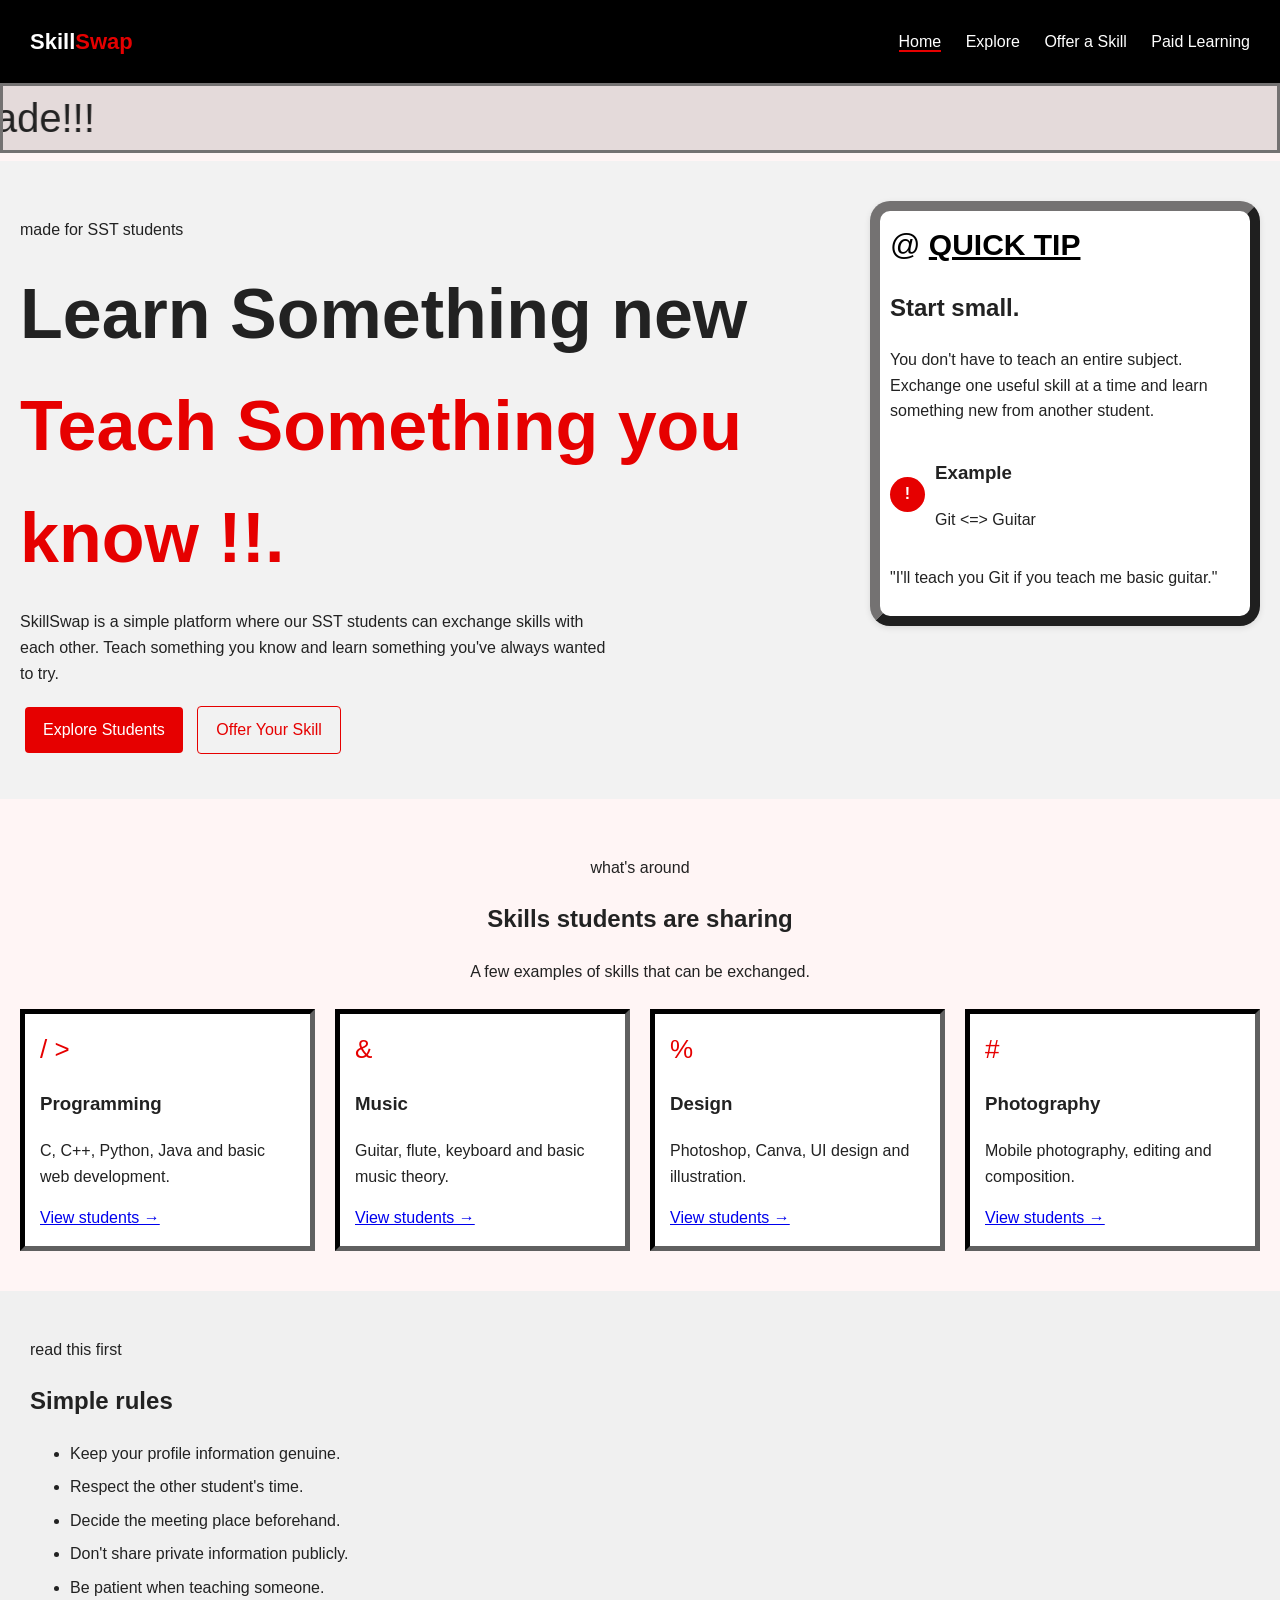
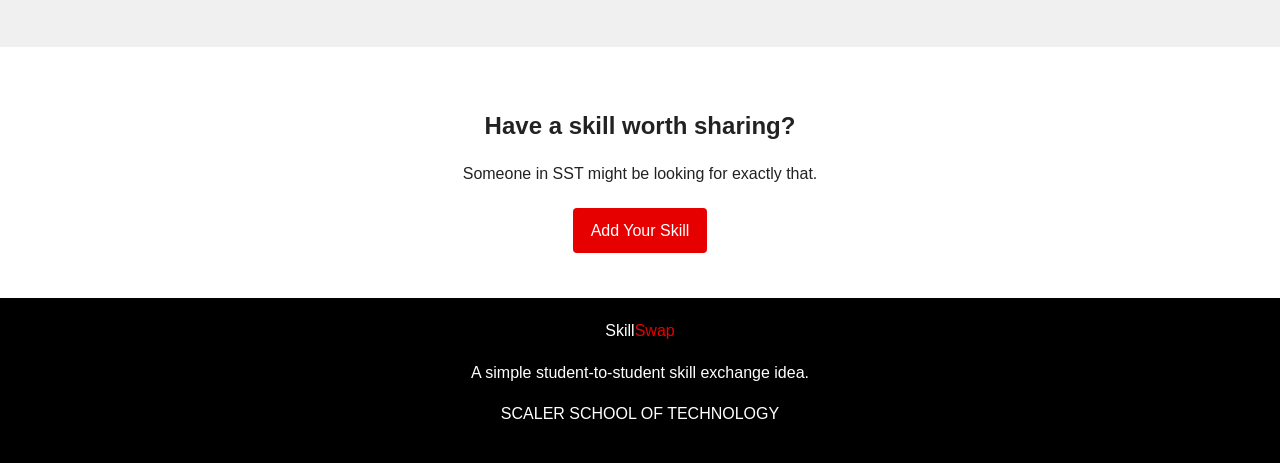
<file: index.html>
<!DOCTYPE html>
<html lang="en">

<head>
    <meta charset="UTF-8">
    <meta name="viewport" content="width=device-width, initial-scale=1.0">
    <title>SkillSwap | Student Skill Exchange</title>
    <link rel="stylesheet" href="style.css">
</head>

<body>
    <header class="site-header">
        <div class="logo">Skill<span>Swap</span></div>
        <nav class="navigation"> <a href="index.html" class="active">Home</a> <a href="explore.html">Explore</a> <a
                href="offer.html">Offer a Skill</a>  <a href="sell.html">Paid Learning</a></nav>
    </header>
    <main>
        <marquee direction="right"> Teach, Learn & Upgrade!!! </marquee>
        <section class="hero">
            <div class="hero-text">
                <p class="small-title">made for SST students</p>
                <h1> Learn Something new<br> <span>Teach Something you know !!.</span> </h1>
                <p class="intro"> SkillSwap is a simple platform where our SST students can exchange skills with each
                    other. Teach something you know and learn something you've always wanted to try. </p>
                <div class="hero-links"> <a href="explore.html" class="button">Explore Students</a> <a href="offer.html"
                        class="button outline">Offer Your Skill</a> </div>
            </div>
            <aside class="exchange-box">
                <div class="exchange-icon">@ <u><b>QUICK TIP</b></u></div>
                <h2>Start small.</h2>
                <p> You don't have to teach an entire subject. Exchange one useful skill at a time and learn something
                    new from another student. </p>
                <div class="exchange-person">
                    <div class="avatar">!</div>
                    <div>
                        <h3>Example</h3>
                        <p>Git <=> Guitar</p>
                    </div>
                </div>
                <p class="match-text"> "I'll teach you Git if you teach me basic guitar." </p>
            </aside>
        </section>
        <section class="section">
            <div class="section-title">
                <p class="small-title">what's around</p>
                <h2>Skills students are sharing</h2>
                <p>A few examples of skills that can be exchanged.</p>
            </div>
            <div class="skill-grid">
                <article class="skill-card">
                    <div class="skill-symbol">/ ></div>
                    <h3>Programming</h3>
                    <p>C, C++, Python, Java and basic web development.</p> <a href="explore.html">View students →</a>
                </article>
                <article class="skill-card">
                    <div class="skill-symbol">&</div>
                    <h3>Music</h3>
                    <p>Guitar, flute, keyboard and basic music theory.</p> <a href="explore.html">View students →</a>
                </article>
                <article class="skill-card">
                    <div class="skill-symbol">%</div>
                    <h3>Design</h3>
                    <p>Photoshop, Canva, UI design and illustration.</p> <a href="explore.html">View students →</a>
                </article>
                <article class="skill-card">
                    <div class="skill-symbol">#</div>
                    <h3>Photography</h3>
                    <p>Mobile photography, editing and composition.</p> <a href="explore.html">View students →</a>
                </article>
            </div>
        </section>
        <section class="rules-section">
            <div>
                <p class="small-title">read this first</p>
                <h2>Simple rules</h2>
            </div>
            <ul class="rules">
                <li>Keep your profile information genuine.</li>
                <li>Respect the other student's time.</li>
                <li>Decide the meeting place beforehand.</li>
                <li>Don't share private information publicly.</li>
                <li>Be patient when teaching someone.</li>
            </ul>
        </section>
        <section class="home-cta">
            <h2>Have a skill worth sharing?</h2>
            <p>Someone in SST might be looking for exactly that.</p> <a href="offer.html" class="button">Add Your
                Skill</a>
        </section>
    </main>
    <footer>
        <div class="footer-content">
            <div class="logo">Skill<span>Swap</span></div>
            <p>A simple student-to-student skill exchange idea.</p>
        </div>
        <p class="copyright">SCALER SCHOOL OF TECHNOLOGY</p>
    </footer>
</body>

</html>
</file>
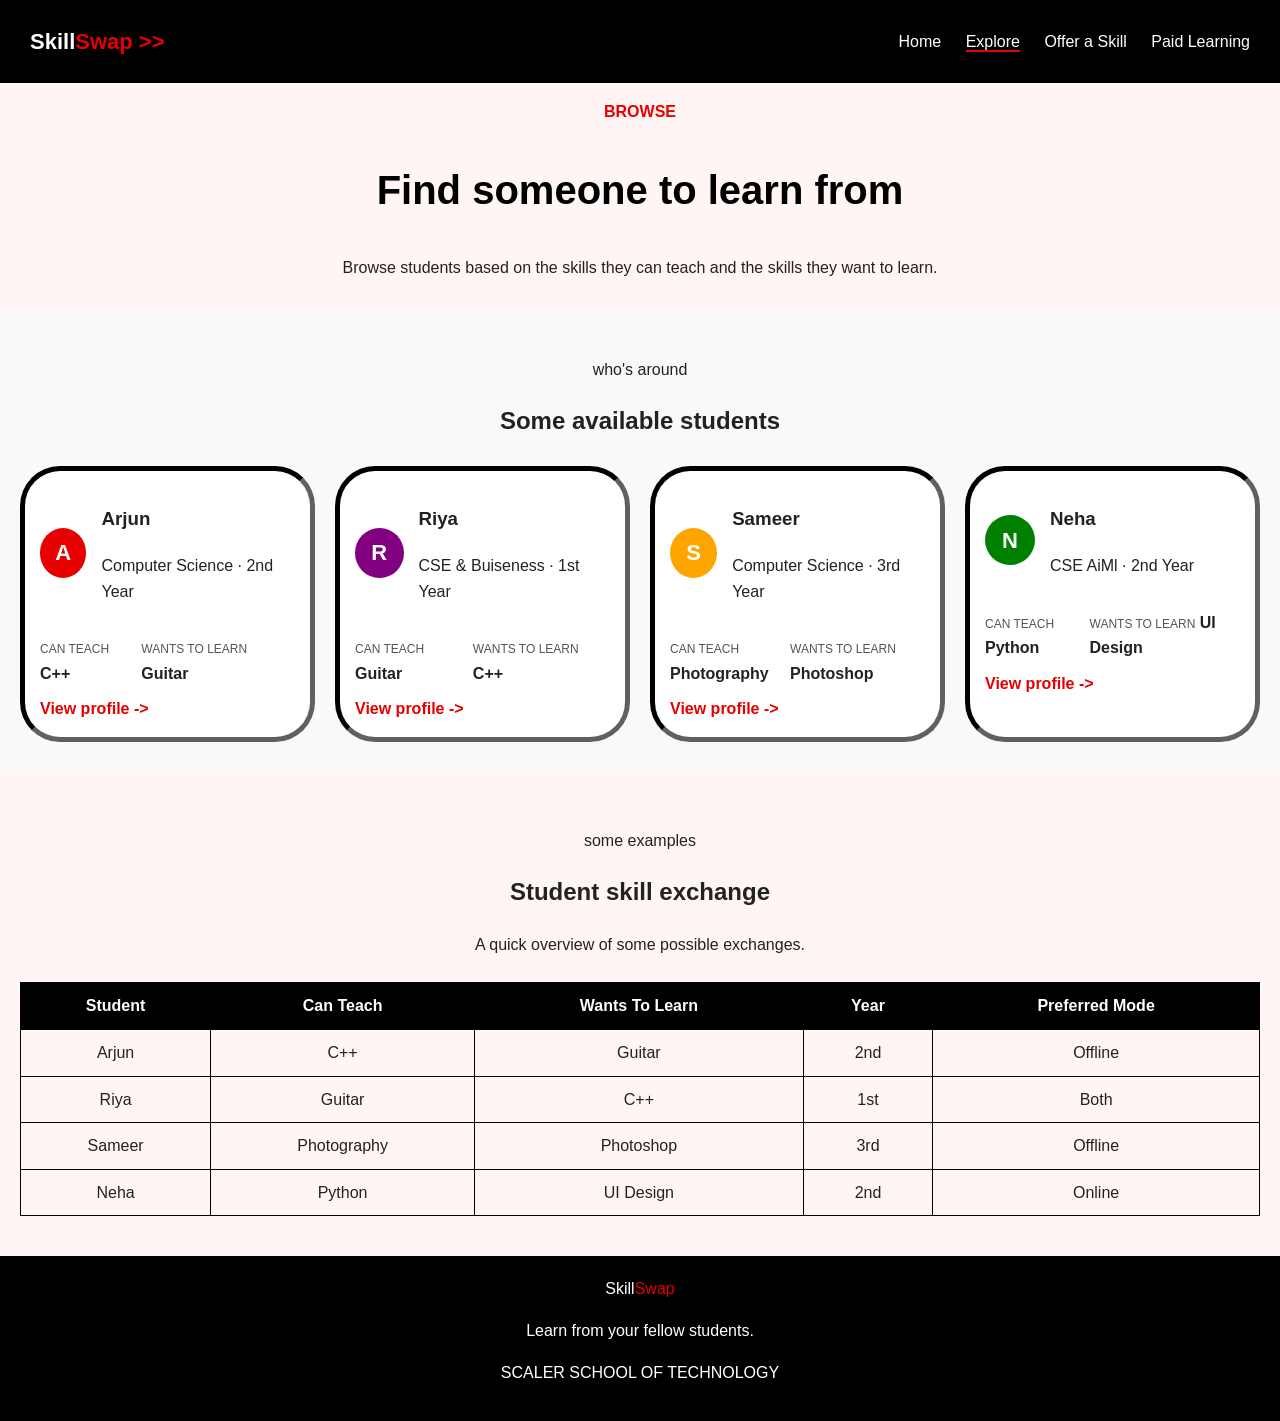
<file: explore.html>
<!DOCTYPE html>
<html lang="en">
<head>
    <meta charset="UTF-8">
    <meta name="viewport" content="width=device-width, initial-scale=1.0">
    <title>Explore Students | SkillSwap</title>
    <link rel="stylesheet" href="style.css">
</head>
<body>
<header class="site-header">
        <div class="logo">Skill<span>Swap >> </span></div>
        <nav class="navigation">
            <a href="index.html">Home</a>
            <a href="explore.html" class="active">Explore</a>
            <a href="offer.html">Offer a Skill</a>
             <a href="sell.html">Paid Learning</a>
        </nav>
    </header>
<main>
        <section class="page-heading">
            <p class="small-title">browse</p>
            <h1>Find someone to learn from</h1>
            <p>
                Browse students based on the skills they can teach
                and the skills they want to learn.
            </p>
        </section>
 <section class="section light-section" id="students">
            <div class="section-title">
                <p class="small-title">who's around</p>
                <h2>Some available students</h2>
            </div>

            <div class="student-grid">
     <article class="student-card">
                    <div class="student-header">
                        <div class="large-avatar">A</div>
                        <div>
                            <h3>Arjun</h3>
                            <p>Computer Science · 2nd Year</p>
                        </div>
                    </div>
                    <div class="student-skills">
                        <div>
                            <span>CAN TEACH</span>
                            <strong>C++</strong>
                        </div>
                        <div>
                            <span>WANTS TO LEARN</span>
                            <strong>Guitar</strong>
                        </div>
                    </div>
                    <a href="#" class="profile-link">View profile -&gt;</a>
                </article>

                <article class="student-card">
                    <div class="student-header">
                        <div class="large-avatar purple">R</div>
                        <div>
                            <h3>Riya</h3>
                            <p>CSE & Buiseness · 1st Year</p>
                        </div>
                    </div>
                    <div class="student-skills">
                        <div>
                            <span>CAN TEACH</span>
                            <strong>Guitar</strong>
                        </div>
                        <div>
                            <span>WANTS TO LEARN</span>
                            <strong>C++</strong>
                        </div>
                    </div>
                    <a href="#" class="profile-link">View profile -&gt;</a>
                </article>

                <article class="student-card">
                    <div class="student-header">
                        <div class="large-avatar orange">S</div>
                        <div>
                            <h3>Sameer</h3>
                            <p>Computer Science · 3rd Year</p>
                        </div>
                    </div>
                    <div class="student-skills">
                        <div>
                            <span>CAN TEACH</span>
                            <strong>Photography</strong>
                        </div>
                        <div>
                            <span>WANTS TO LEARN</span>
                            <strong>Photoshop</strong>
                        </div>
                    </div>
                    <a href="#" class="profile-link">View profile -&gt;</a>
                </article>

                <article class="student-card">
                    <div class="student-header">
                        <div class="large-avatar green">N</div>
                        <div>
                            <h3>Neha</h3>
                            <p>CSE AiMl · 2nd Year</p>
                        </div>
                    </div>
                    <div class="student-skills">
                        <div>
                            <span>CAN TEACH</span>
                            <strong>Python</strong>
                        </div>
                        <div>
                            <span>WANTS TO LEARN</span>
                            <strong>UI Design</strong>
                        </div>
                    </div>
                    <a href="#" class="profile-link">View profile -&gt;</a>
                </article>

            </div>
        </section>
    <section class="section">
            <div class="section-title">
                <p class="small-title">some examples</p>
                <h2>Student skill exchange</h2>
                <p>A quick overview of some possible exchanges.</p>
            </div>

            <div class="table-container">
                <table>
                    <thead>
                        <tr>
                            <th>Student</th>
                            <th>Can Teach</th>
                            <th>Wants To Learn</th>
                            <th>Year</th>
                            <th>Preferred Mode</th>
                        </tr>
                    </thead>
                    <tbody>
                        <tr>
                            <td>Arjun</td>
                            <td>C++</td>
                            <td>Guitar</td>
                            <td>2nd</td>
                            <td>Offline</td>
                        </tr>
                        <tr>
                            <td>Riya</td>
                            <td>Guitar</td>
                            <td>C++</td>
                            <td>1st</td>
                            <td>Both</td>
                        </tr>
                        <tr>
                            <td>Sameer</td>
                            <td>Photography</td>
                            <td>Photoshop</td>
                            <td>3rd</td>
                            <td>Offline</td>
                        </tr>
                        <tr>
                            <td>Neha</td>
                            <td>Python</td>
                            <td>UI Design</td>
                            <td>2nd</td>
                            <td>Online</td>
                        </tr>
                    </tbody>
                </table>
            </div>
        </section>

    </main>
    <footer>
        <div class="footer-content">
            <div class="logo">Skill<span>Swap</span></div>
            <p>Learn from your fellow students.</p>
        </div>
        <p class="copyright">SCALER SCHOOL OF TECHNOLOGY</p>
    </footer>

</body>
</html>
</file>
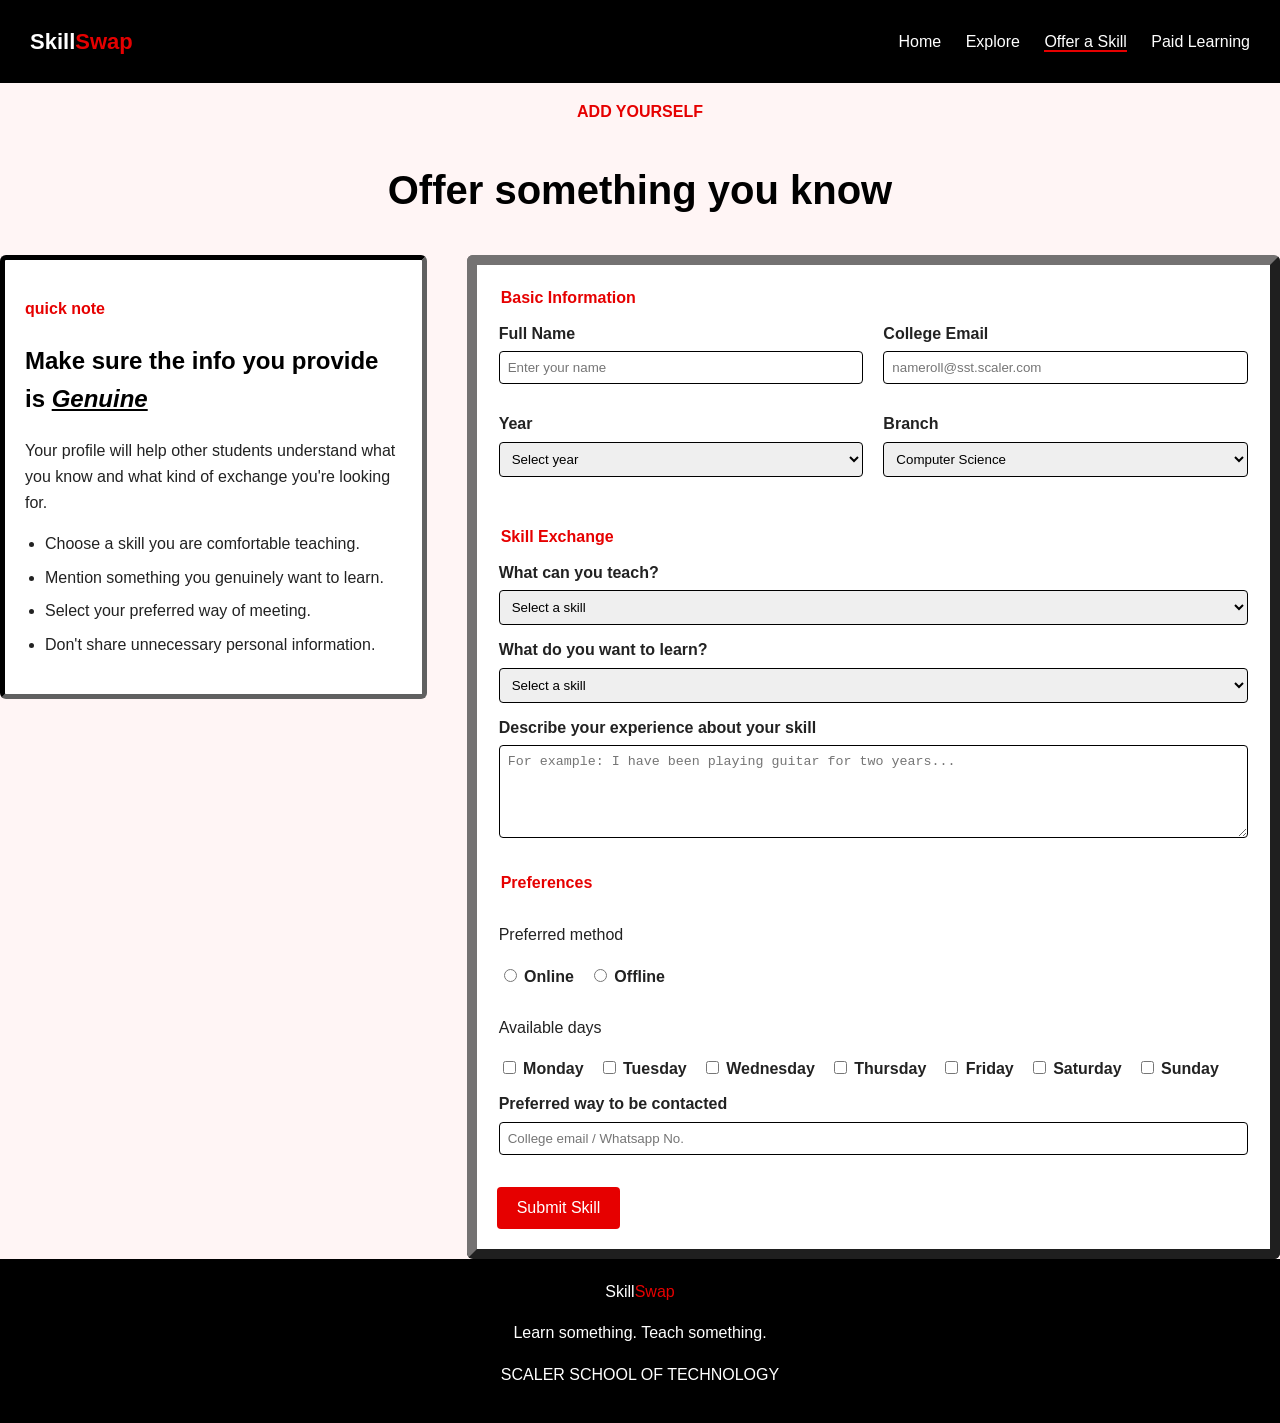
<file: offer.html>
<!DOCTYPE html>
<html lang="en">
<head>
    <meta charset="UTF-8">
    <meta name="viewport" content="width=device-width, initial-scale=1.0">
    <title>Offer Your Skill | SkillSwap</title>
    <link rel="stylesheet" href="style.css">
</head>
<body>

    <header class="site-header">
        <div class="logo">Skill<span>Swap</span></div>
        <nav class="navigation">
            <a href="index.html">Home</a>
            <a href="explore.html">Explore</a>
            <a href="offer.html" class="active">Offer a Skill</a>
             <a href="sell.html">Paid Learning</a>
        </nav>
    </header>

    <main>
        <section class="page-heading">
            <p class="small-title">add yourself</p>
            <h1>Offer something you know</h1>
        </section>

        <section class="form-section">

            <div class="form-info">
                <p class="small-title">quick note</p>
                <h2>Make sure the info you provide is <u><em>Genuine</em></u></h2>
                <p>
                    Your profile will help other students understand what you know
                    and what kind of exchange you're looking for.
                </p>

                <ul class="form-tips">
                    <li>Choose a skill you are comfortable teaching.</li>
                    <li>Mention something you genuinely want to learn.</li>
                    <li>Select your preferred way of meeting.</li>
                    <li>Don't share unnecessary personal information.</li>
                </ul>
            </div>

            <form class="skill-form">

                <fieldset>
                    <legend>Basic Information</legend>

                    <div class="form-row">
                        <div class="form-group">
                            <label for="name">Full Name</label>
                            <input type="text" id="name" name="name" placeholder="Enter your name" required>
                        </div>
                        <div class="form-group">
                            <label for="email">College Email</label>
                            <input type="email" id="email" name="email" placeholder="nameroll@sst.scaler.com" required>
                        </div>
                    </div>

                    <div class="form-row">
                        <div class="form-group">
                            <label for="year">Year</label>
                            <select id="year" name="year">
                                <option value="">Select year</option>
                                <option>1st Year</option>
                                <option>2nd Year</option>
                                <option>3rd Year</option>
                                <option>4th Year</option>
                            </select>
                        </div>
                        <div class="form-group">
                            <label for="branch">Branch</label>
                            <select id="branch" name="Branch">
                                <option>Computer Science</option>
                                <option>CSE AiMl</option>
                                <option>CSE & Buiseness</option>
                            </select>
                        </div>
                    </div>
                </fieldset>

                <fieldset>
                    <legend>Skill Exchange</legend>

                    <div class="form-group">
                        <label for="teach">What can you teach?</label>
                        <select id="teach" name="teach">
                            <option value="">Select a skill</option>
                            <option>C / C++</option>
                            <option>Python</option>
                            <option>Web Development</option>
                            <option>Flute</option>
                            <option>Guitar</option>
                            <option>Photography</option>
                            <option>Graphic Design</option>
                            <option>Video Editing</option>
                            <option>Other</option>
                        </select>
                    </div>

                    <div class="form-group">
                        <label for="learn">What do you want to learn?</label>
                        <select id="learn" name="learn">
                            <option value="">Select a skill</option>
                            <option>C / C++</option>
                            <option>Python</option>
                            <option>Web Development</option>
                            <option>Flute</option>
                            <option>Guitar</option>
                            <option>Photography</option>
                            <option>Graphic Design</option>
                            <option>Video Editing</option>
                            <option>Other</option>
                        </select>
                    </div>

                    <div class="form-group">
                        <label for="description">Describe your experience about your skill</label>
                        <textarea id="description" name="description" rows="5"
                            placeholder="For example: I have been playing guitar for two years..."></textarea>
                    </div>
                </fieldset>

                <fieldset>
                    <legend>Preferences</legend>

                    <div class="form-group">
                        <p class="form-label">Preferred method</p>
                        <div class="radio-group">
                            <label><input type="radio" name="mode" value="online"> Online</label>
                            <label><input type="radio" name="mode" value="offline"> Offline</label>
                        </div>
                    </div>

                    <div class="form-group">
                        <p class="form-label">Available days</p>
                        <div class="checkbox-group">
                            <label><input type="checkbox" name="day" value="Monday"> Monday</label>
                            <label><input type="checkbox" name="day" value="Tuesday"> Tuesday</label>
                            <label><input type="checkbox" name="day" value="Wednesday"> Wednesday</label>
                            <label><input type="checkbox" name="day" value="Thursday"> Thursday</label>
                            <label><input type="checkbox" name="day" value="Friday"> Friday</label>
                            <label><input type="checkbox" name="day" value="Saturday"> Saturday</label>
                            <label><input type="checkbox" name="day" value="Sunday"> Sunday</label>
                        </div>
                    </div>

                    <div class="form-group">
                        <label for="contact">Preferred way to be contacted</label>
                        <input type="text" id="contact" name="contact" placeholder="College email / Whatsapp No.">
                    </div>
                </fieldset>

                <button type="submit" class="submit-button">Submit Skill</button>

            </form>
        </section>

    </main>

    <footer>
        <div class="footer-content">
            <div class="logo">Skill<span>Swap</span></div>
            <p>Learn something. Teach something.</p>
        </div>
        <p class="copyright">SCALER SCHOOL OF TECHNOLOGY</p>
    </footer>
<script src="script.js"></script>
</body>
</html>
</file>
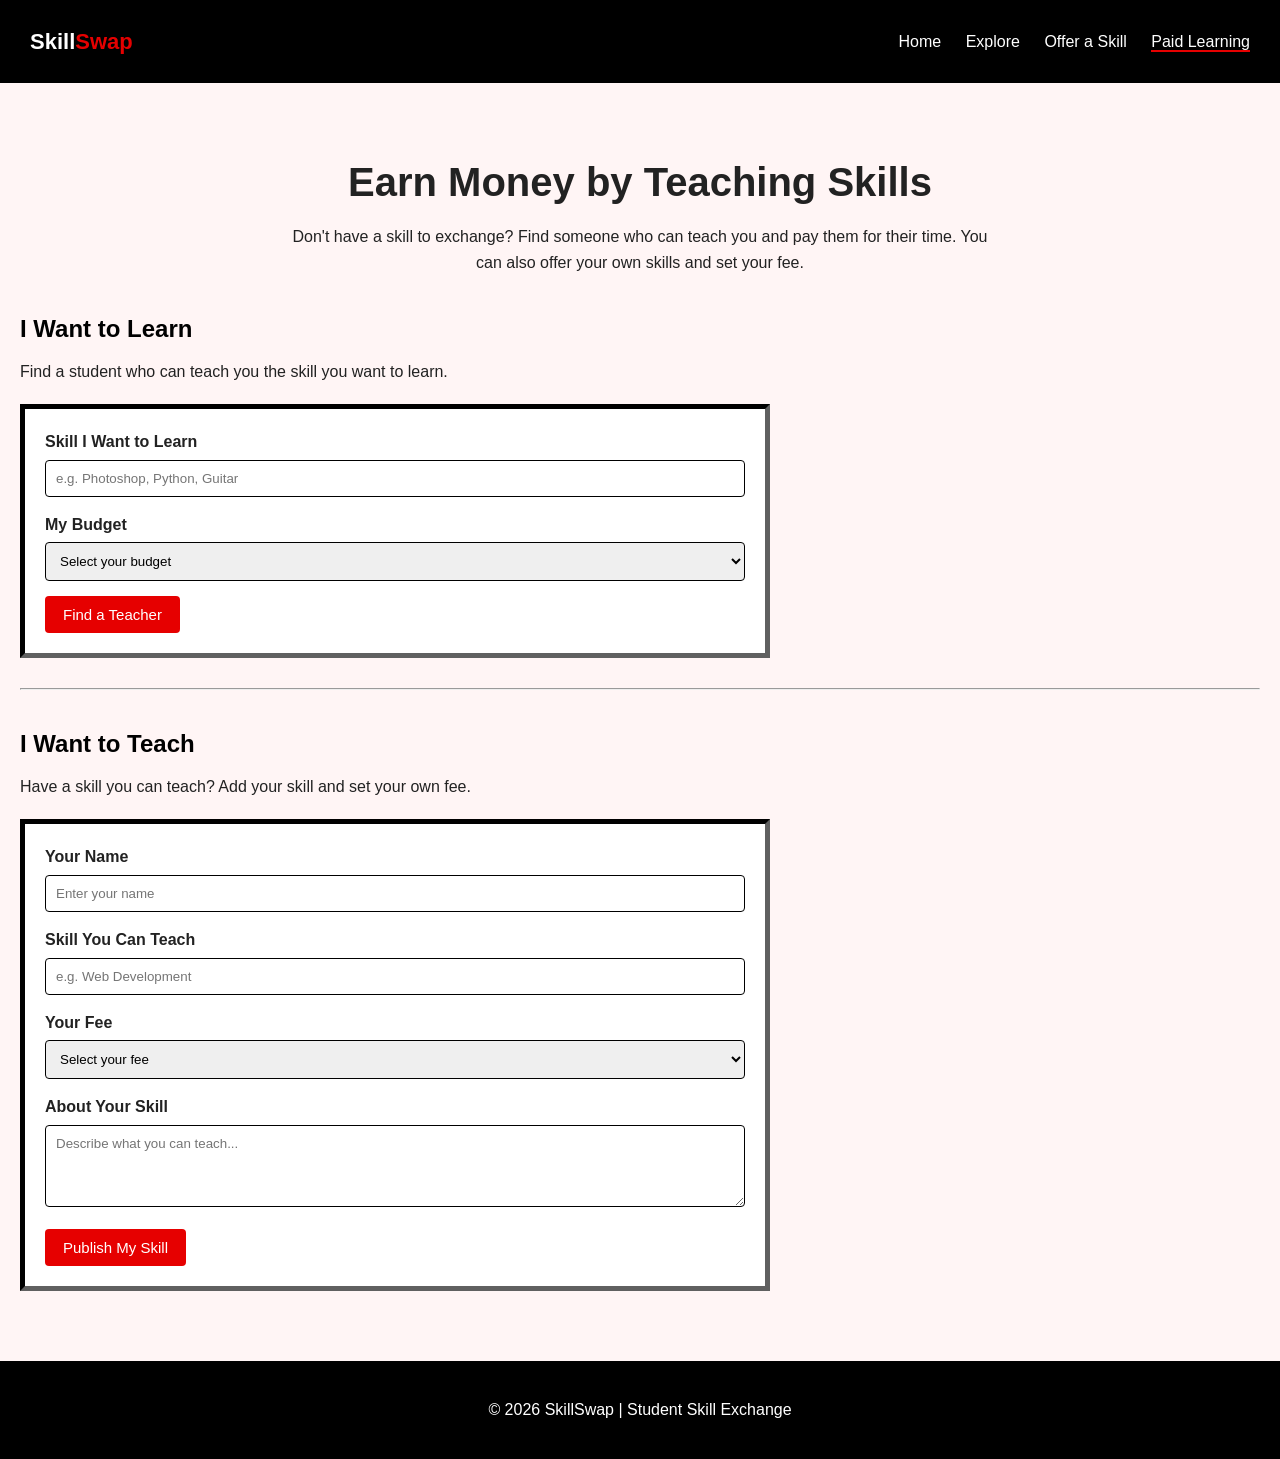
<file: sell.html>
<!DOCTYPE html>
<html lang="en">

<head>
    <meta charset="UTF-8">
    <meta name="viewport" content="width=device-width, initial-scale=1.0">
    <title>Paid Learning | SkillSwap</title>
    <link rel="stylesheet" href="style.css">
</head>

<body>
    <header class="site-header">
        <div class="logo"> Skill<span>Swap</span> </div>
        <nav class="navigation"> <a href="index.html">Home</a> <a href="explore.html">Explore</a> <a
                href="offer.html">Offer a Skill</a> <a href="sell.html" class="active">Paid Learning</a> </nav>
    </header>
    <main class="paid-learning">
        <h1>Earn Money by Teaching Skills</h1>
        <p> Don't have a skill to exchange? Find someone who can teach you and pay them for their time. You can also
            offer your own skills and set your fee. </p>
        <h2>I Want to Learn</h2>
        <p> Find a student who can teach you the skill you want to learn. </p>
        <form action="#" method="post"> <label for="learn-skill"> Skill I Want to Learn </label> <input type="text"
                id="learn-skill" name="learn-skill" placeholder="e.g. Photoshop, Python, Guitar" required> <label
                for="budget"> My Budget </label> <select id="budget" name="budget" required>
                <option value=""> Select your budget </option>
                <option value="100"> ₹100 / week </option>
                <option value="200"> ₹200 / week </option>
                <option value="300"> ₹300 / week </option>
                <option value="500"> ₹500 / week </option>
                <option value="any"> Any price </option>
            </select> <button type="submit"> Find a Teacher </button> </form>
        <hr>
        <h2>I Want to Teach</h2>
        <p> Have a skill you can teach? Add your skill and set your own fee. </p>
        <form action="#" method="post"> <label for="teacher-name"> Your Name </label> <input type="text"
                id="teacher-name" name="teacher-name" placeholder="Enter your name" required> <label for="teach-skill">
                Skill You Can Teach </label> <input type="text" id="teach-skill" name="teach-skill"
                placeholder="e.g. Web Development" required> <label for="fee"> Your Fee </label> <select id="fee"
                name="fee" required>
                <option value=""> Select your fee </option>
                <option value="100"> ₹100 / week </option>
                <option value="200"> ₹200 / week </option>
                <option value="300"> ₹300 / week </option>
                <option value="500"> ₹500 / week </option>
            </select> <label for="description"> About Your Skill </label> <textarea id="description" name="description"
                rows="4" placeholder="Describe what you can teach..." required></textarea> <button type="submit">
                Publish My Skill </button> </form>
   
    </main>
    <footer class="site-footer">
        <p> © 2026 SkillSwap | Student Skill Exchange </p>
    </footer>
</body>

</html>
</file>
<file: style.css>
body {
  margin: 0;
  font-family: Arial, sans-serif;
  background: #fff5f5;
  color: #222;
  line-height: 1.6;
}

marquee {
  font-size: 40px;
  border: 3px solid #747272;
  font-family: Impact, Haettenschweiler, 'Arial Narrow Bold', sans-serif;
  background:#e4dada;
}

.site-header {
  position: sticky;
  background: #000;
  color: #fff;
  padding: 24px 30px;
  display: flex;
  justify-content: space-between;
  align-items: center;
}

.site-header .logo {
  font-size: 22px;
  font-weight: bold;
}

.site-header .logo span {
  color: #e60000;
}

.navigation a {
  color: #fff;
  text-decoration: none;
  margin-left: 20px;
}

.navigation a:hover {
  color: #e60000;
}

.navigation a.active {
  border-bottom: 2px solid #e60000;
}

.hero {
  display: flex;
  justify-content: space-between;
  align-items: flex-start;
  padding: 40px 20px;
  background: #f2f2f2;
}

.hero-text {
  flex: 2;
  padding-right: 30px;
  margin: 0;
}

.hero h1 {
  font-size: 70px;
  margin: 5px 0 15px 0;
}

.hero span {
  color: #e60000;
}

.hero .intro {
  max-width: 600px;
  margin: 0 0 15px 0;
}

.hero-links {
  margin-top: 10px;
}

.button {
  display: inline-block;
  padding: 10px 18px;
  margin: 5px;
  background: #e60000;
  color: #fff;
  text-decoration: none;
  border-radius: 4px;
}

.button:hover {
  background: #990000;
}

.button.outline {
  background: transparent;
  border: 1px solid #e60000;
  color: #e60000;
}

.button.outline:hover {
  background: #e60000;
  color: #fff;
}

.exchange-box {
  flex: 1;
  background: #fff;
  border: 10px outset #747272;
  padding: 10px;
  max-width: 350px;
  border-radius: 20px;
  box-shadow: 0 2px 6px rgba(0,0,0,0.1);
  margin: 0;
}

.exchange-icon {
  font-size: 30px;
  margin-bottom: 10px;
  color: #000;
}

.exchange-person {
  display: flex;
  align-items: center;
  margin-top: 15px;
}

.exchange-person .avatar {
  background: #e60000;
  color: #fff;
  font-weight: bold;
  border-radius: 50%;
  width: 35px;
  height: 35px;
  display: flex;
  justify-content: center;
  align-items: center;
  margin-right: 10px;
}

.section {
  padding: 40px 20px;
}

.section-title {
  text-align: center;
  margin-bottom: 25px;
}

.skill-grid {
  display: grid;
  grid-template-columns: repeat(auto-fit, minmax(200px, 1fr));
  gap: 20px;
}

.skill-card {
  background: #fff;
  border: 5px inset #0c0c0c;
  padding: 15px;
  transition: transform 0.2s;
}

.skill-card:hover {
  transform: scale(1.03);
}

.skill-symbol {
  font-size: 26px;
  margin-bottom: 10px;
  color: #e60000;
}

.rules-section {
  padding: 30px;
  background: #f0f0f0;
}

.rules li {
  margin: 8px 0;
}

.home-cta {
  text-align: center;
  padding: 40px 20px;
  background: #fff;
}

.home-cta h2 {
  margin-bottom: 10px;
}

footer {
  background: #000;
  color: #fff;
  text-align: center;
  padding: 20px;
}

footer .logo span {
  color: #e60000;
}

/*  Offer*/

.page-heading {
  text-align: center;
  margin-bottom: 30px;
}

.page-heading h1 {
  font-size: 40px;
  color: #000;
}

.page-heading .small-title {
  color: #e60000;
  text-transform: uppercase;
  font-weight: bold;
}

.form-section {
  display: flex;
  gap: 40px;
  align-items: flex-start;
}

.form-info {
  flex: 1;
  background: #fff;
  border: 5px inset #0c0c0c;
  padding: 20px;
  border-radius: 6px;
}

.form-info h2 {
  color: #000;
}

.form-info .small-title {
  color: #e60000;
  font-weight: bold;
}

.form-tips {
  margin-top: 15px;
  padding-left: 20px;
}

.form-tips li {
  margin-bottom: 8px;
}

.skill-form {
  flex: 2;
  background: #fff;
  border: 10px outset #747272;
  padding: 20px;
  border-radius: 6px;
}

fieldset {
  border: none;
  margin-bottom: 20px;
  padding: 0;
}

legend {
  font-weight: bold;
  color: #e60000;
  margin-bottom: 10px;
}

.form-row {
  display: flex;
  gap: 20px;
  margin-bottom: 15px;
}

.form-group {
  flex: 1;
  display: flex;
  flex-direction: column;
}

label {
  margin-bottom: 5px;
  font-weight: bold;
}

input, select, textarea {
  padding: 8px;
  border: 1px solid #000;
  border-radius: 4px;
  margin-bottom: 12px;
}

input:focus, select:focus, textarea:focus {
  border-color: #000;
  outline: none;
  background: #fff;
}

.radio-group, .checkbox-group {
  display: flex;
  flex-wrap: wrap;
  gap: 15px;
}

.submit-button {
  background: #e60000;
  color: #fff;
  padding: 12px 20px;
  border: none;
  border-radius: 4px;
  font-size: 16px;
  cursor: pointer;
}

.submit-button:hover {
  background: #990000;
}

/* explore */

.category-list {
  display: flex;
  flex-wrap: wrap;
  justify-content: center;
  gap: 15px;
  margin-top: 20px;
}

.category-list a {
  background: #e60000;
  color: #fff;
  padding: 8px 15px;
  border-radius: 4px;
  text-decoration: none;
}

.category-list a:hover {
  background: #990000;
}

.light-section {
  background: #f9f9f9;
  border-radius: 6px;
  padding: 30px 20px;
}

.student-grid {
  display: grid;
  grid-template-columns: repeat(auto-fit, minmax(250px, 1fr));
  gap: 20px;
}

.student-card {
  background: #fff;
  border: 5px inset #0c0c0c;
  padding: 15px;
  border-radius: 40px;
  transition: transform 0.2s;
}

.student-card:hover {
  transform: scale(1.03);
}

.student-header {
  display: flex;
  align-items: center;
  margin-bottom: 15px;
}

.large-avatar {
  width: 50px;
  height: 50px;
  border-radius: 50%;
  background: #e60000;
  color: #fff;
  font-weight: bold;
  font-size: 22px;
  display: flex;
  justify-content: center;
  align-items: center;
  margin-right: 15px;
}

.large-avatar.purple { background: purple; }
.large-avatar.orange { background: orange; }
.large-avatar.green { background: green; }

.student-skills {
  display: flex;
  justify-content: space-between;
  margin-bottom: 10px;
}

.student-skills span {
  font-size: 12px;
  color: #555;
}

.profile-link {
  color: #e60000;
  text-decoration: none;
  font-weight: bold;
}

.profile-link:hover {
  text-decoration: underline;
}

.table-container {
  overflow-x: auto;
  margin-top: 20px;
}

table {
  width: 100%;
  border-collapse: collapse;
}

thead {
  background: #000;
  color: #fff;
}

th, td {
  border: 1px solid #000;
  padding: 10px;
  text-align: center;
}
@media (max-width: 850px) {
  .hero-content,
  .rules-layout,
      .form-layout {
        grid-template-columns: 1fr;
    }

    .skill-grid {
        grid-template-columns: repeat(2, 1fr);
    }

    .student-grid {
        grid-template-columns: repeat(2, 1fr);
    }

    .hero {
        padding: 60px 0;
    }

    .hero h1 {
        font-size: 4rem;
    }
}


@media (max-width: 600px) {

  .navigation {
        flex-direction: column;
        padding: 18px 0;
    }

    nav {
        width: 100%;
        justify-content: center;
        gap: 18px;
    }

    .hero h1 {
        font-size: 3rem;
        letter-spacing: -1.5px;
    }

    .skill-grid,
    .student-grid {
        grid-template-columns: 1fr;
    }

    .idea-card {
        box-shadow: 6px 6px 0 #aeb2ba;
    }
.section-heading h2,
.rules h2,
.cta h2,
.form-intro h2 {
        font-size: 2rem;
    }
.skill-form {
        padding: 22px;
    }
.footer-content {
        flex-direction: column;
        align-items: flex-start;
    }
}

.paid-learning {
  padding: 40px 20px;
}

.paid-learning > h1 {
  text-align: center;
  font-size: 40px;
  margin-bottom: 10px;
}

.paid-learning > p {
  text-align: center;
  max-width: 700px;
  margin: 0 auto 35px;
}
.paid-learning > h2 {
  color: #000;
  margin-top: 35px;
  margin-bottom: 10px;
}

.paid-learning > h2 + p {
  text-align: left;
  margin: 0 0 20px;
}
.paid-learning form {
  background: #fff;
  border: 5px inset #0c0c0c;
  padding: 20px;
  margin-bottom: 30px;
  max-width: 700px;
}

.paid-learning form label {
  display: block;
  margin-bottom: 5px;
  font-weight: bold;
}

.paid-learning form input,
.paid-learning form select,
.paid-learning form textarea {
  width: 100%;
  box-sizing: border-box;
  padding: 10px;
  border: 1px solid #000;
  border-radius: 4px;
  margin-bottom: 15px;
  font-family: Arial, sans-serif;
}

.paid-learning form input:focus,
.paid-learning form select:focus,
.paid-learning form textarea:focus {
  border-color: #e60000;
  outline: none;
}
.paid-learning form button {
  background: #e60000;
  color: #fff;
  border: none;
  padding: 10px 18px;
  border-radius: 4px;
  cursor: pointer;
  font-size: 15px;
}
.paid-learning  form button:hover {
  background: #990000;
}
@media (max-width: 600px) {

  .paid-learning {
    padding: 25px 15px;
  }

  .paid-learning > h1 {
    font-size: 32px;
  }

  .paid-learning form {
    padding: 15px;
  }

  .paid-learning > article {
    padding: 15px;
  }

  .paid-learning > article strong {
    display: block;
    margin-bottom: 12px;
  }

}
</file>
